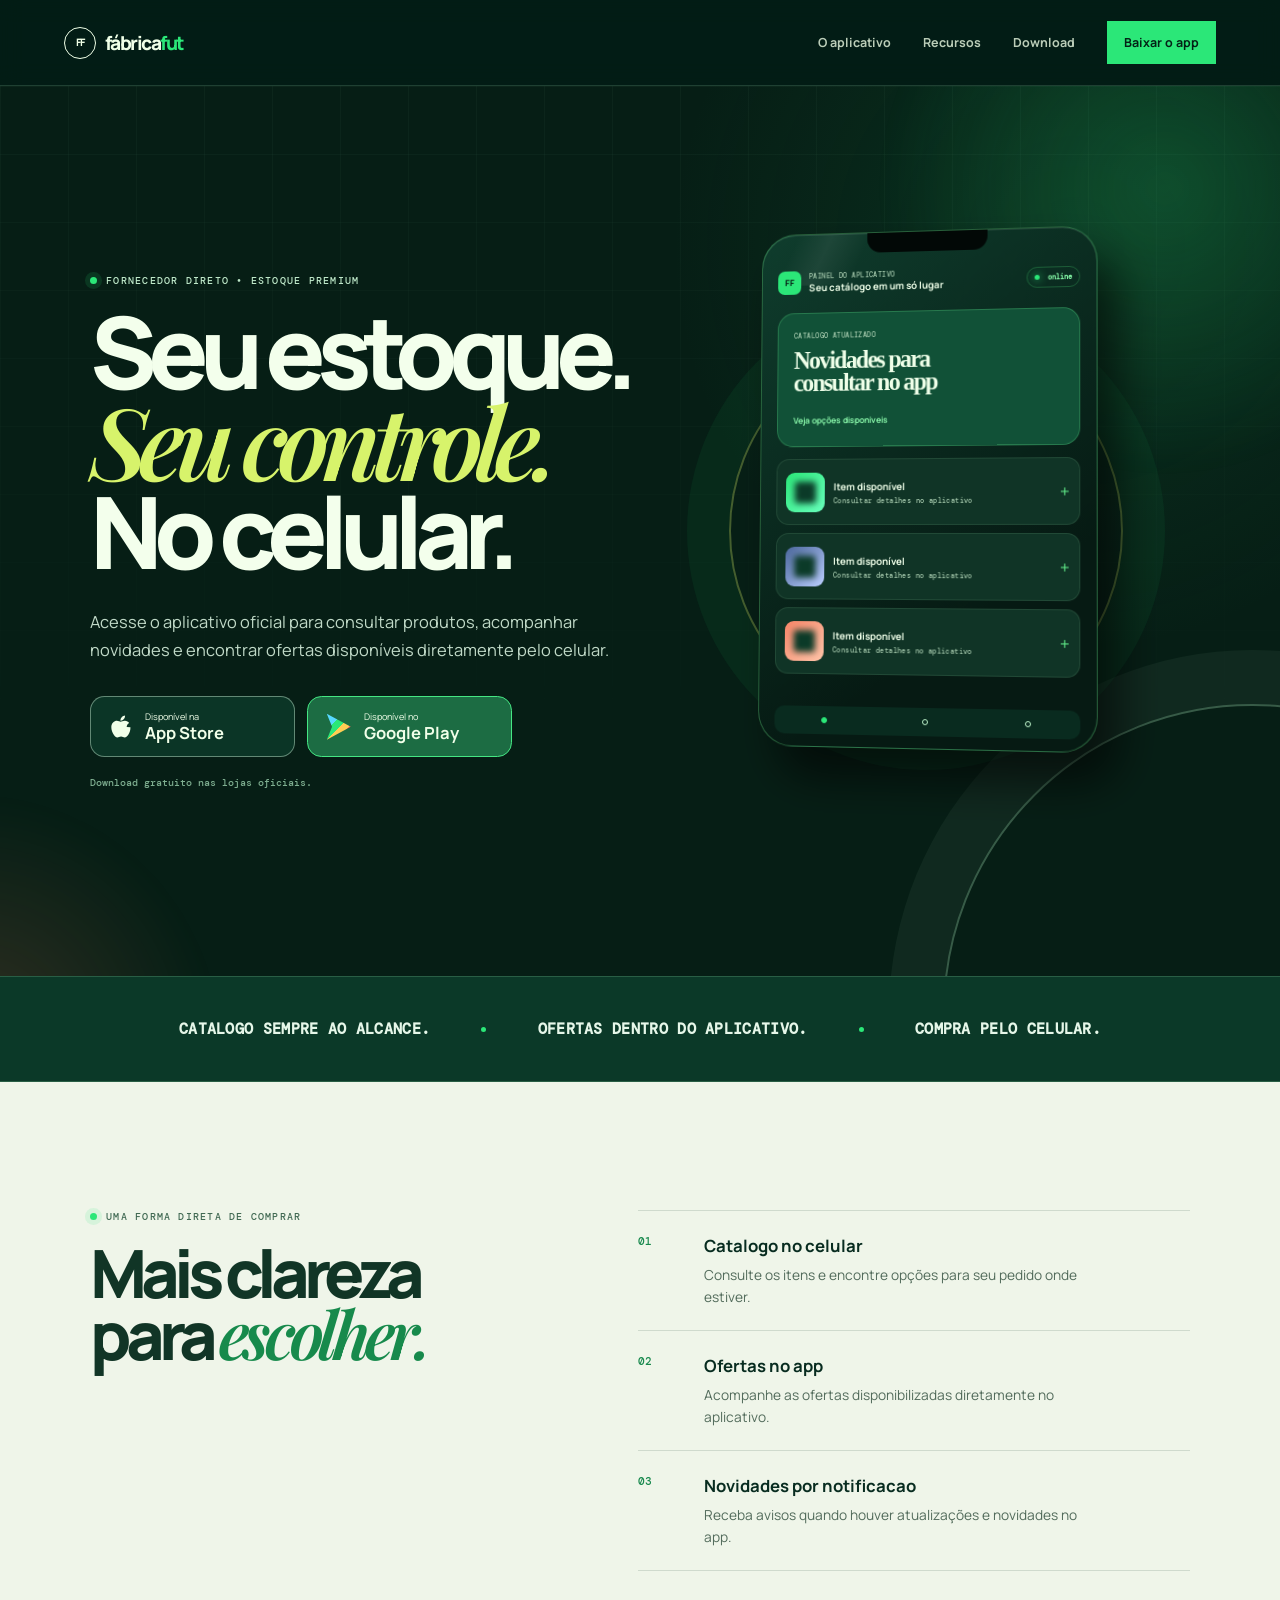
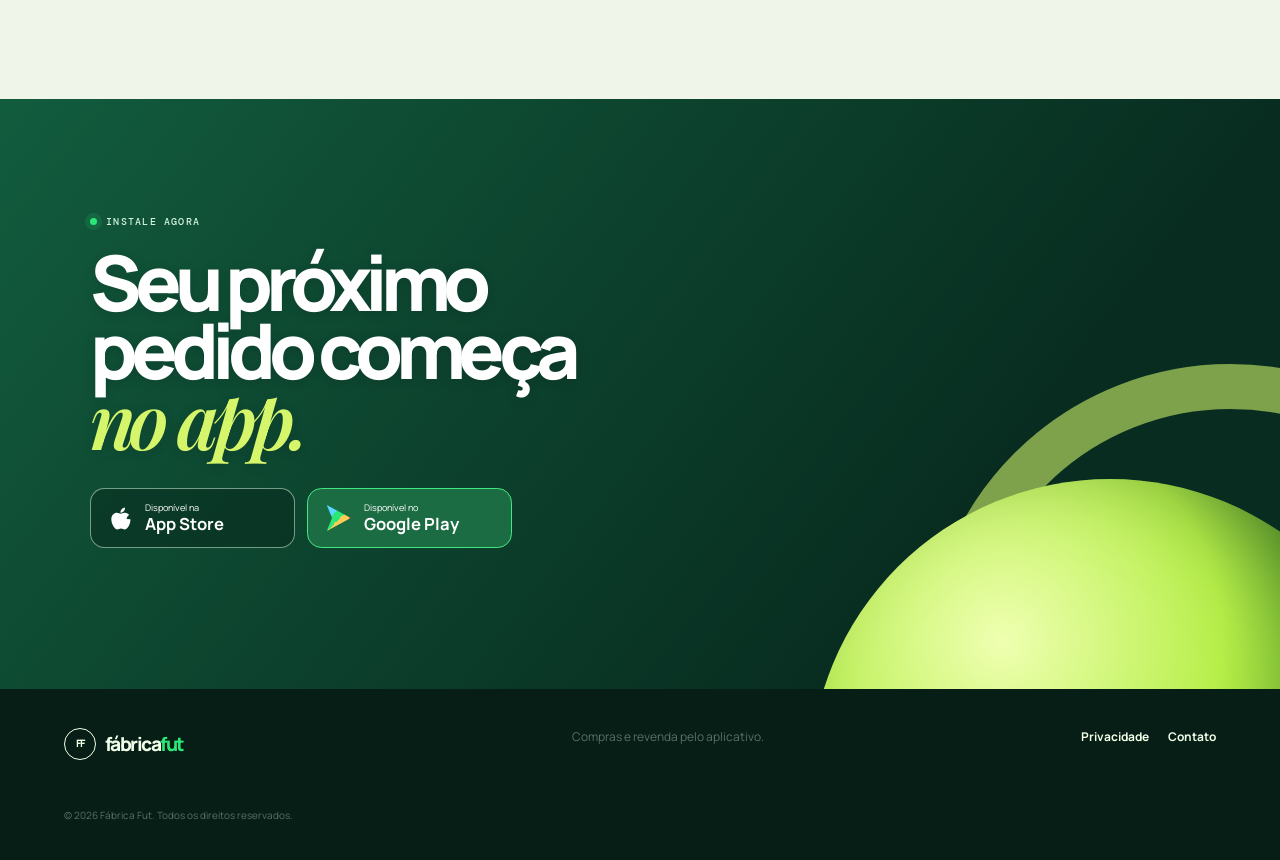
<file: index.html>
<!doctype html>
<html lang="pt-BR">
  <head>
    <meta charset="UTF-8" />
    <meta name="viewport" content="width=device-width, initial-scale=1.0" />
    <meta name="description" content="Acesse o aplicativo oficial e consulte produtos, ofertas e novidades pelo celular." />
    <title>F&aacute;brica Fut | O estoque da sua loja na palma da m&atilde;o</title>
    <link rel="preconnect" href="https://fonts.googleapis.com" />
    <link rel="preconnect" href="https://fonts.gstatic.com" crossorigin />
    <link href="https://fonts.googleapis.com/css2?family=DM+Mono:wght@400;500&amp;family=Manrope:wght@400;500;600;700;800&amp;family=Playfair+Display:ital,wght@0,600;0,700;1,600&amp;display=swap" rel="stylesheet" />
    <link rel="stylesheet" href="style.css" />
    <link rel="stylesheet" href="ajustes.css" />
    <link rel="stylesheet" href="app.css" />
    <link rel="stylesheet" href="escala.css" />
    <link rel="stylesheet" href="futebol-sutil.css" />
    <link rel="stylesheet" href="apple-fix.css" /><link rel="stylesheet" href="fabrica-polimento.css" />
    <link rel="stylesheet" href="dashboard.css" />
  </head>
  <body class="app-site">
    <a class="skip-link" href="#conteudo">Pular para o conte&uacute;do</a>
    <header class="topo app-topo">
      <a class="marca" href="#inicio" aria-label="F&aacute;brica Fut, in&iacute;cio"><span class="marca-selo">FF</span><span>f&aacute;brica<span>fut</span></span></a>
      <button class="menu-botao" type="button" aria-expanded="false" aria-controls="menu-principal"><span></span><span></span><span></span><b>Menu</b></button>
      <nav id="menu-principal" aria-label="Navega&ccedil;&atilde;o principal"><a href="#app">O aplicativo</a><a href="#recursos">Recursos</a><a href="#baixar">Download</a><a class="nav-cta" href="#baixar">Baixar o app</a></nav>
    </header>
    <main id="conteudo">
      <section class="app-hero" id="inicio">
        <div class="hero-luz luz-um"></div><div class="hero-luz luz-dois"></div>
        <div class="app-hero-copy">
          <p class="app-eyebrow"><span></span> Fornecedor direto &bull; estoque Premium</p>
          <h1>Seu estoque.<br /><em>Seu controle.</em><br />No celular.</h1>
          <p class="app-intro">Acesse o aplicativo oficial para consultar produtos, acompanhar novidades e encontrar ofertas dispon&iacute;veis diretamente pelo celular.</p>
          <div class="store-links" id="baixar">
            <a class="store-button" href="https://apps.apple.com/br/app/atkfut/id6754094628" target="_blank" rel="noopener noreferrer"><svg class="apple-logo" viewBox="0 0 384 512" aria-hidden="true"><path fill="currentColor" d="M318.7 268.7c-.2-36.7 16.4-64.4 50-84.8-18.8-26.9-47.2-41.7-84.7-44.6-35.5-2.8-74.3 20.7-88.5 20.7-15 0-49.4-19.7-76.4-19.7C63.3 141.2 4 184.8 4 273.5c0 26.2 4.8 53.3 14.5 81.2 12.9 36.7 59.4 126.7 108 125.2 25.4-.6 43.4-18 76.5-18 32.1 0 48.7 18 77 18 49 0 91.1-86.7 103.4-123.5 8.8-26.6 12.3-53.7 12.3-80.3 0-2.2-.1-4.3-.2-6.4zM260.9 104.5c27.3-32.4 24.8-61.9 24-72.5-24.1 1.4-52 16.4-67.9 34.9-17.5 19.8-27.8 44.3-25.6 71.9 26.1 2 49.7-11.4 69.5-34.3z"/></svg><span><small>Dispon&iacute;vel na</small><b>App Store</b></span></a>
            <a class="store-button play" href="https://play.google.com/store/apps/details?id=com.foxappy.atkfut" target="_blank" rel="noopener noreferrer"><span class="store-mark play-mark" aria-hidden="true"></span><span><small>Dispon&iacute;vel no</small><b>Google Play</b></span></a>
          </div>
          <p class="app-note">Download gratuito nas lojas oficiais.</p>
        </div>
        <div class="app-stage" aria-label="Visualiza&ccedil;&atilde;o conceitual do aplicativo F&aacute;brica Fut">
          <div class="orb orb-lime"></div><div class="orb orb-coral"></div><div class="grid-plane"></div>
          <div class="float-card card-estoque"><small>SEU PEDIDO</small><strong>Pronto para<br />conferir</strong><i></i></div>
          <div class="float-card card-aviso"><span class="dot"></span><small>NOVIDADES</small><strong>Ofertas no app</strong></div>
          <div class="phone-wrap">
            <div class="phone-shadow"></div>
            <div class="phone">
              <div class="phone-speaker"></div>
              <div class="phone-screen">
                <div class="screen-top"><span class="mini-logo">FF</span><span>Ol&aacute;, visitante</span><i></i></div>
                <p class="screen-label">CATALOGO DIGITAL</p><h2>Escolhas para<br />sua loja.</h2>
                <div class="screen-feature"><div class="feature-shirt"></div><div><small>SELECAO DA SEMANA</small><b>Veja o que chegou</b><span>Consultar no app</span></div></div>
                <div class="screen-row"><div><small>PRODUTOS</small><b>Catalogo atualizado</b></div><em>+</em></div>
                <div class="screen-row"><div><small>NOTIFICACOES</small><b>Novidades no celular</b></div><em>+</em></div>
                <div class="screen-tab"><span></span><span></span><span></span></div>
              </div>
            </div>
          </div>
        </div>
      </section>
      <section class="app-strip" id="app"><p>Catalogo sempre ao alcance.</p><span></span><p>Ofertas dentro do aplicativo.</p><span></span><p>Compra pelo celular.</p></section>
      <section class="app-features" id="recursos">
        <div><p class="app-eyebrow"><span></span> uma forma direta de comprar</p><h2>Mais clareza<br />para <em>escolher.</em></h2></div>
        <div class="feature-list"><article><b>01</b><div><h3>Catalogo no celular</h3><p>Consulte os itens e encontre op&ccedil;&otilde;es para seu pedido onde estiver.</p></div></article><article><b>02</b><div><h3>Ofertas no app</h3><p>Acompanhe as ofertas disponibilizadas diretamente no aplicativo.</p></div></article><article><b>03</b><div><h3>Novidades por notificacao</h3><p>Receba avisos quando houver atualiza&ccedil;&otilde;es e novidades no app.</p></div></article></div>
      </section>
      <section class="app-final"><div class="final-orb"></div><p class="app-eyebrow"><span></span> instale agora</p><h2>Seu pr&oacute;ximo<br />pedido come&ccedil;a<br /><em>no app.</em></h2><div class="store-links"><a class="store-button" href="https://apps.apple.com/br/app/atkfut/id6754094628" target="_blank" rel="noopener noreferrer"><svg class="apple-logo" viewBox="0 0 384 512" aria-hidden="true"><path fill="currentColor" d="M318.7 268.7c-.2-36.7 16.4-64.4 50-84.8-18.8-26.9-47.2-41.7-84.7-44.6-35.5-2.8-74.3 20.7-88.5 20.7-15 0-49.4-19.7-76.4-19.7C63.3 141.2 4 184.8 4 273.5c0 26.2 4.8 53.3 14.5 81.2 12.9 36.7 59.4 126.7 108 125.2 25.4-.6 43.4-18 76.5-18 32.1 0 48.7 18 77 18 49 0 91.1-86.7 103.4-123.5 8.8-26.6 12.3-53.7 12.3-80.3 0-2.2-.1-4.3-.2-6.4zM260.9 104.5c27.3-32.4 24.8-61.9 24-72.5-24.1 1.4-52 16.4-67.9 34.9-17.5 19.8-27.8 44.3-25.6 71.9 26.1 2 49.7-11.4 69.5-34.3z"/></svg><span><small>Dispon&iacute;vel na</small><b>App Store</b></span></a><a class="store-button play" href="https://play.google.com/store/apps/details?id=com.foxappy.atkfut" target="_blank" rel="noopener noreferrer"><span class="store-mark play-mark" aria-hidden="true"></span><span><small>Dispon&iacute;vel no</small><b>Google Play</b></span></a></div></section>
    </main>
    <footer><a class="marca" href="#inicio"><span class="marca-selo">FF</span><span>f&aacute;brica<span>fut</span></span></a><p>Compras e revenda pelo aplicativo.</p><div><a href="politica-de-privacidade.html">Privacidade</a><a href="mailto:contato@fabricafut.com">Contato</a></div><small>&copy; <span id="ano"></span> F&aacute;brica Fut. Todos os direitos reservados.</small></footer>
    <script>document.getElementById('ano').textContent = new Date().getFullYear();const b=document.querySelector('.menu-botao'),n=document.querySelector('nav');b.addEventListener('click',()=>{const a=b.getAttribute('aria-expanded')==='true';b.setAttribute('aria-expanded',!a);n.classList.toggle('aberto')});</script>
  <script src="dashboard.js"></script></body>
</html>
</file>
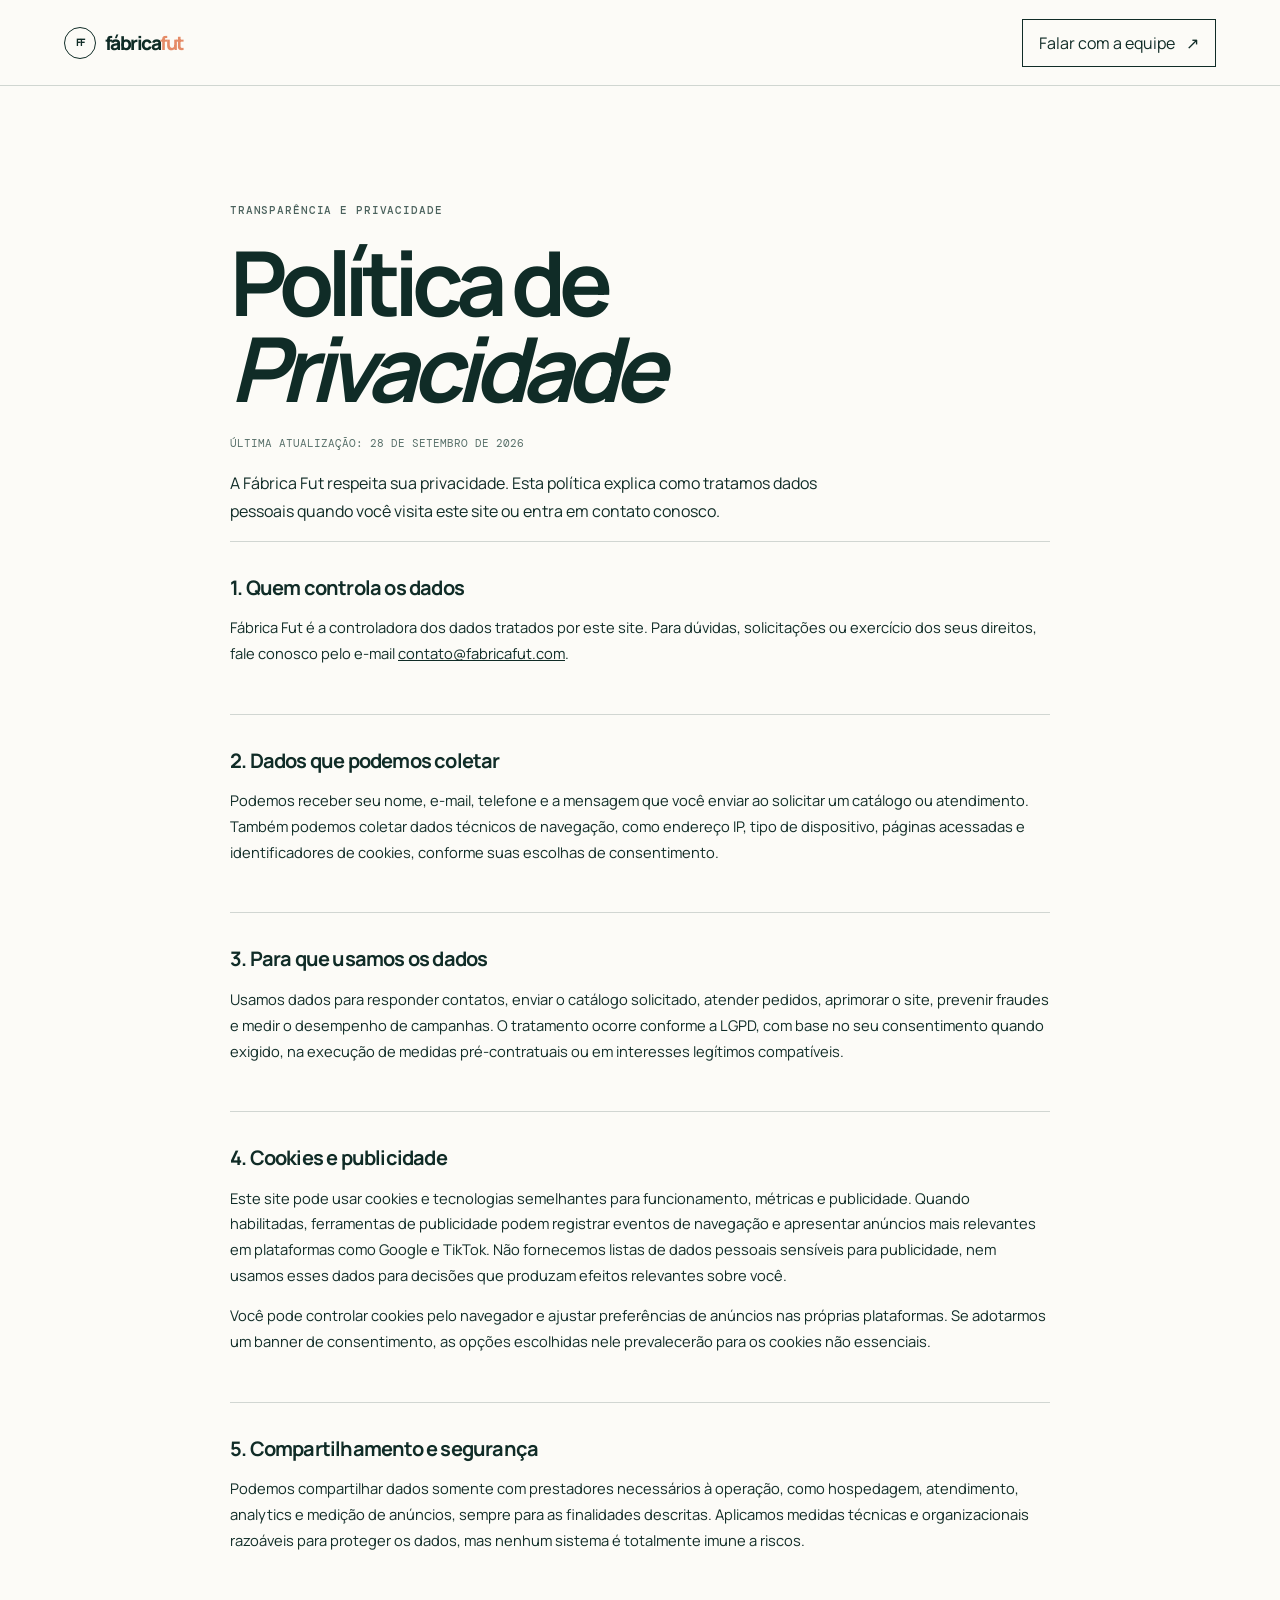
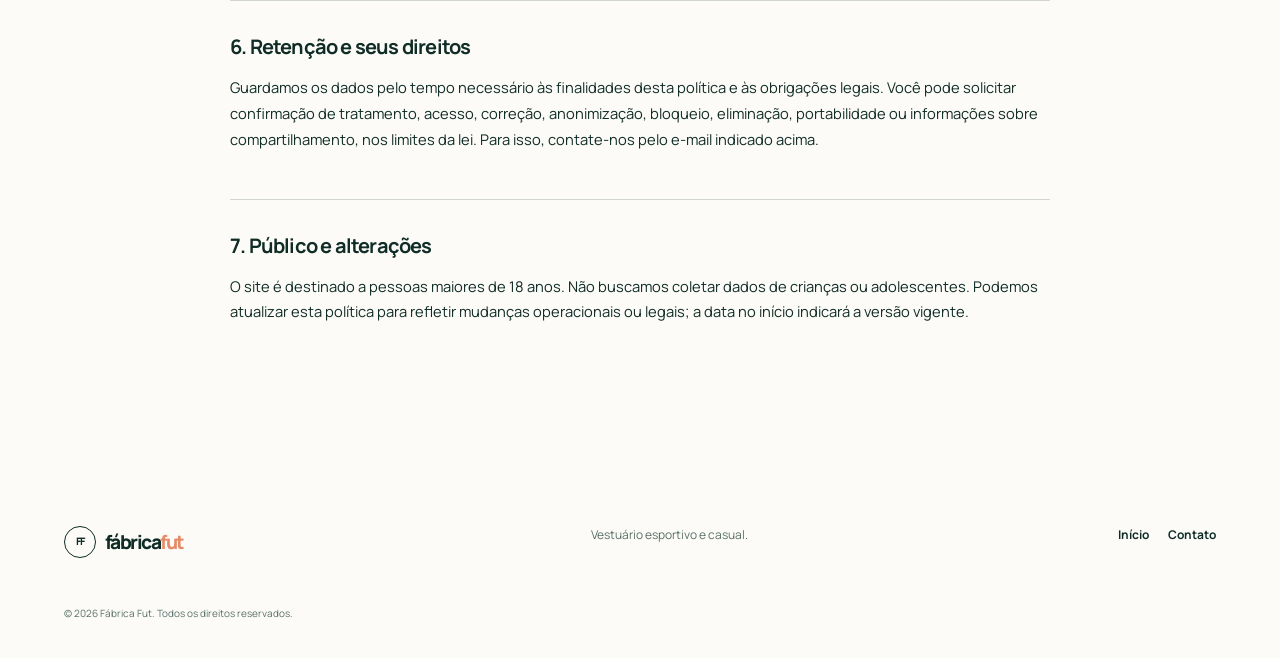
<file: politica-de-privacidade.html>
<!doctype html>
<html lang="pt-BR"><head><meta charset="UTF-8" /><meta name="viewport" content="width=device-width, initial-scale=1.0" /><meta name="description" content="Política de Privacidade da Fábrica Fut." /><title>Política de Privacidade — Fábrica Fut</title><link rel="preconnect" href="https://fonts.googleapis.com" /><link rel="preconnect" href="https://fonts.gstatic.com" crossorigin /><link href="https://fonts.googleapis.com/css2?family=DM+Mono:wght@400;500&family=Manrope:wght@400;500;600;700;800&family=Playfair+Display:ital,wght@0,600;0,700;1,600&display=swap" rel="stylesheet" /><link rel="stylesheet" href="style.css" /><style>.politica{max-width:860px;margin:0 auto;padding:clamp(4rem,9vw,8rem) 1.25rem}.politica h1{font-size:clamp(3rem,7vw,6rem);letter-spacing:-.08em;line-height:.95;margin:0 0 1.5rem}.politica>p{line-height:1.75;max-width:650px}.politica section{border-top:1px solid var(--line);padding:2rem 0}.politica h2{font-size:1.25rem;letter-spacing:-.04em;margin:0 0 .75rem}.politica li,.politica section p{font-size:.92rem;line-height:1.75}.politica a{text-decoration:underline}.politica .atualizacao{font-family:"DM Mono";font-size:.68rem;text-transform:uppercase;color:#58706a}</style></head><body><header class="topo"><a class="marca" href="index.html" aria-label="Voltar para Fábrica Fut"><span class="marca-selo">FF</span><span>fábrica<span>fut</span></span></a><a class="nav-cta" href="index.html#atendimento">Falar com a equipe <i>↗</i></a></header><main class="politica"><p class="rotulo">Transparência e privacidade</p><h1>Política de<br /><em>Privacidade</em></h1><p class="atualizacao">Última atualização: 28 de setembro de 2026</p><p>A Fábrica Fut respeita sua privacidade. Esta política explica como tratamos dados pessoais quando você visita este site ou entra em contato conosco.</p><section><h2>1. Quem controla os dados</h2><p>Fábrica Fut é a controladora dos dados tratados por este site. Para dúvidas, solicitações ou exercício dos seus direitos, fale conosco pelo e-mail <a href="mailto:contato@fabricafut.com">contato@fabricafut.com</a>.</p></section><section><h2>2. Dados que podemos coletar</h2><p>Podemos receber seu nome, e-mail, telefone e a mensagem que você enviar ao solicitar um catálogo ou atendimento. Também podemos coletar dados técnicos de navegação, como endereço IP, tipo de dispositivo, páginas acessadas e identificadores de cookies, conforme suas escolhas de consentimento.</p></section><section><h2>3. Para que usamos os dados</h2><p>Usamos dados para responder contatos, enviar o catálogo solicitado, atender pedidos, aprimorar o site, prevenir fraudes e medir o desempenho de campanhas. O tratamento ocorre conforme a LGPD, com base no seu consentimento quando exigido, na execução de medidas pré-contratuais ou em interesses legítimos compatíveis.</p></section><section><h2>4. Cookies e publicidade</h2><p>Este site pode usar cookies e tecnologias semelhantes para funcionamento, métricas e publicidade. Quando habilitadas, ferramentas de publicidade podem registrar eventos de navegação e apresentar anúncios mais relevantes em plataformas como Google e TikTok. Não fornecemos listas de dados pessoais sensíveis para publicidade, nem usamos esses dados para decisões que produzam efeitos relevantes sobre você.</p><p>Você pode controlar cookies pelo navegador e ajustar preferências de anúncios nas próprias plataformas. Se adotarmos um banner de consentimento, as opções escolhidas nele prevalecerão para os cookies não essenciais.</p></section><section><h2>5. Compartilhamento e segurança</h2><p>Podemos compartilhar dados somente com prestadores necessários à operação, como hospedagem, atendimento, analytics e medição de anúncios, sempre para as finalidades descritas. Aplicamos medidas técnicas e organizacionais razoáveis para proteger os dados, mas nenhum sistema é totalmente imune a riscos.</p></section><section><h2>6. Retenção e seus direitos</h2><p>Guardamos os dados pelo tempo necessário às finalidades desta política e às obrigações legais. Você pode solicitar confirmação de tratamento, acesso, correção, anonimização, bloqueio, eliminação, portabilidade ou informações sobre compartilhamento, nos limites da lei. Para isso, contate-nos pelo e-mail indicado acima.</p></section><section><h2>7. Público e alterações</h2><p>O site é destinado a pessoas maiores de 18 anos. Não buscamos coletar dados de crianças ou adolescentes. Podemos atualizar esta política para refletir mudanças operacionais ou legais; a data no início indicará a versão vigente.</p></section></main><footer><a class="marca" href="index.html"><span class="marca-selo">FF</span><span>fábrica<span>fut</span></span></a><p>Vestuário esportivo e casual.</p><div><a href="index.html">Início</a><a href="mailto:contato@fabricafut.com">Contato</a></div><small>© 2026 Fábrica Fut. Todos os direitos reservados.</small></footer></body></html>
</file>
<file: style.css>
﻿:root{--ink:#102c27;--leaf:#1c5047;--lime:#d4ea64;--sand:#f3f0e7;--paper:#fcfbf7;--coral:#e58b67;--line:rgba(16,44,39,.18)}*{box-sizing:border-box}html{scroll-behavior:smooth}body{margin:0;color:var(--ink);background:var(--paper);font-family:Manrope,Arial,sans-serif}a{color:inherit;text-decoration:none}.skip-link{position:fixed;left:1rem;top:-4rem;background:var(--lime);padding:.75rem;z-index:99}.skip-link:focus{top:1rem}.topo{height:86px;display:flex;align-items:center;justify-content:space-between;padding:0 clamp(1.25rem,5vw,5.5rem);border-bottom:1px solid var(--line);background:rgba(252,251,247,.94);position:sticky;top:0;z-index:10;backdrop-filter:blur(12px)}.marca{display:flex;align-items:center;gap:.55rem;font-size:1.2rem;font-weight:800;letter-spacing:-.08em}.marca>span:last-child>span{color:var(--coral)}.marca-selo{width:32px;height:32px;display:grid;place-items:center;border:1.5px solid currentColor;border-radius:50%;font-family:"DM Mono";font-size:.59rem;letter-spacing:-.08em}.topo nav{display:flex;align-items:center;gap:2rem;font-size:.78rem;font-weight:700}.topo nav>a:not(.nav-cta){opacity:.72}.topo nav>a:hover,.card a:hover{opacity:.55}.nav-cta{border:1px solid var(--ink);padding:.75rem 1rem}.nav-cta i{font-style:normal;margin-left:.5rem}.menu-botao{display:none}.hero{display:grid;grid-template-columns:1fr 1fr;min-height:620px}.hero-intro{padding:clamp(4rem,10vw,9rem) clamp(1.25rem,7vw,8rem);display:flex;flex-direction:column;justify-content:center}.rotulo{font-family:"DM Mono";text-transform:uppercase;letter-spacing:.08em;font-size:.68rem;font-weight:500;margin:0 0 1.2rem;color:#4b625d}.hero h1,.secao-cabecalho h2,.processo h2,.atendimento h2{font-size:clamp(3.1rem,6.2vw,6.4rem);line-height:.92;letter-spacing:-.075em;margin:0;font-weight:800}.hero h1 em,h2 em{font-family:"Playfair Display";font-weight:600;letter-spacing:-.08em}.hero-texto{max-width:430px;line-height:1.65;font-size:.96rem;margin:2rem 0}.hero-acoes{display:flex;align-items:center;gap:1.7rem;flex-wrap:wrap}.botao{display:inline-flex;align-items:center;gap:2.5rem;padding:1rem 1.15rem;font-size:.76rem;font-weight:800;text-transform:uppercase;letter-spacing:.04em}.botao span{font-size:1.3rem}.botao-escuro{background:var(--ink);color:white}.link-seta{font-size:.78rem;font-weight:800;border-bottom:1px solid var(--ink);padding-bottom:.35rem}.link-seta span{margin-left:.7rem}.hero-arte{position:relative;overflow:hidden;background:var(--coral);isolation:isolate;min-height:460px}.numero-grande{font-family:"DM Mono";position:absolute;right:6%;top:4%;font-size:clamp(10rem,26vw,23rem);font-weight:500;letter-spacing:-.16em;line-height:.8;color:var(--ink);z-index:1}.circulo{position:absolute;border:2px solid var(--ink);border-radius:50%}.circulo-um{width:58%;aspect-ratio:1;left:13%;top:21%;background:var(--lime);z-index:2}.circulo-dois{width:80%;aspect-ratio:1;right:-29%;bottom:-30%;z-index:3}.faixa{position:absolute;background:var(--ink);z-index:4}.faixa-um{width:150%;height:9%;left:-30%;top:48%;transform:rotate(-27deg)}.faixa-dois{width:75%;height:3.2%;right:-7%;top:70%;background:var(--paper);transform:rotate(-27deg)}.hero-arte p{position:absolute;z-index:5;left:11%;bottom:8%;font-family:"DM Mono";font-size:.7rem;line-height:1.25}.selo-arte{position:absolute;right:14%;bottom:13%;z-index:5;width:76px;aspect-ratio:1;background:var(--ink);color:var(--lime);border-radius:50%;display:grid;place-content:center;text-align:center;font-family:"DM Mono";font-size:.6rem;text-transform:uppercase}.faixa-manifesto{background:var(--ink);color:var(--sand);min-height:100px;display:flex;gap:clamp(1rem,3vw,3rem);align-items:center;justify-content:center;padding:1rem 2rem;text-align:center;font-family:"Playfair Display";font-size:clamp(1rem,1.7vw,1.35rem);font-style:italic}.faixa-manifesto span{color:var(--lime);font-style:normal}.colecao,.processo{padding:clamp(4.5rem,10vw,9rem) clamp(1.25rem,7vw,8rem)}.secao-cabecalho{display:grid;grid-template-columns:1.3fr .7fr;gap:4rem;align-items:end;margin-bottom:4rem}.secao-cabecalho h2{font-size:clamp(2.8rem,5.4vw,5.5rem)}.secao-cabecalho>p{font-size:.9rem;line-height:1.7;max-width:370px;margin:0 0 .5rem}.cards-colecao{display:grid;grid-template-columns:repeat(3,1fr);gap:1.2rem}.card{min-width:0}.card-ilustracao{height:330px;position:relative;overflow:hidden;margin-bottom:1.1rem}.card p{font-family:"DM Mono";font-size:.62rem;color:#58706b;text-transform:uppercase;margin:0 0 .55rem}.card h3{font-size:1.1rem;letter-spacing:-.04em;margin:0 0 .9rem}.card a{font-size:.72rem;font-weight:800;text-transform:uppercase;border-bottom:1px solid;padding-bottom:.25rem}.card a span{margin-left:.55rem}.card-campo .card-ilustracao{background:var(--lime);display:grid;place-items:center}.camisa{width:47%;height:59%;background:var(--ink);color:var(--sand);display:grid;place-items:center;font-family:"Playfair Display";font-size:4rem;font-style:italic;position:relative}.camisa:before,.camisa:after{content:"";position:absolute;width:42%;height:28%;background:var(--ink);top:5%}.camisa:before{left:-32%;transform:skewY(28deg)}.camisa:after{right:-32%;transform:skewY(-28deg)}.card-cidade .card-ilustracao{background:var(--sand)}.linha{position:absolute;width:150%;height:18%;background:var(--coral);transform:rotate(-32deg)}.linha-a{top:6%;left:-38%}.linha-b{top:40%;left:-10%;background:var(--ink)}.linha-c{top:73%;left:26%;background:var(--lime)}.card-time .card-ilustracao{background:var(--leaf);color:var(--lime)}.card-time .card-ilustracao>span{position:absolute;left:10%;top:5%;font-family:"Playfair Display";font-size:11rem;font-style:italic;letter-spacing:-.2em}.card-time small{position:absolute;bottom:10%;right:9%;font-family:"DM Mono";font-size:.72rem}.processo{background:var(--sand);display:grid;grid-template-columns:.9fr 1.1fr;gap:5rem}.processo h2{font-size:clamp(2.7rem,4.7vw,4.6rem)}.processo ol{list-style:none;margin:0;padding:0;border-top:1px solid var(--line)}.processo li{display:grid;grid-template-columns:70px 1fr;gap:1rem;padding:1.5rem 0;border-bottom:1px solid var(--line)}.processo li>span{font-family:"DM Mono";font-size:.72rem;color:var(--coral)}.processo h3{margin:0 0 .45rem;font-size:1rem}.processo li p{margin:0;line-height:1.6;font-size:.84rem;max-width:400px}.atendimento{display:grid;grid-template-columns:1fr 1fr;background:var(--leaf);color:var(--paper)}.atendimento-arte{min-height:530px;position:relative;overflow:hidden;background:var(--lime);color:var(--ink)}.atendimento-arte>span{font-family:"Playfair Display";font-style:italic;font-size:clamp(15rem,29vw,27rem);line-height:.65;position:absolute;letter-spacing:-.3em}.atendimento-arte>span:first-child{left:0;top:7%}.atendimento-arte>span:nth-child(2){right:-7%;bottom:2%;color:var(--coral)}.atendimento-arte i{position:absolute;width:44%;aspect-ratio:1;border-radius:50%;border:2px solid var(--ink);left:34%;top:30%}.atendimento-arte p{position:absolute;bottom:6%;left:8%;font-family:"DM Mono";font-size:.7rem}.atendimento-conteudo{padding:clamp(4rem,9vw,8rem);display:flex;align-items:flex-start;justify-content:center;flex-direction:column}.atendimento .rotulo{color:#d5e6dc}.atendimento h2{font-size:clamp(2.7rem,4.6vw,4.7rem)}.atendimento-conteudo>p:not(.rotulo){font-size:.9rem;line-height:1.7;max-width:430px;margin:2rem 0}.botao-claro{background:var(--paper);color:var(--ink)}.atendimento small{font-size:.68rem;line-height:1.5;opacity:.8;margin-top:1.4rem}.atendimento small a{text-decoration:underline}footer{padding:2.4rem clamp(1.25rem,5vw,5.5rem);display:grid;grid-template-columns:1fr 1fr auto;gap:1.5rem;align-items:start;font-size:.75rem}footer>p{margin:0;color:#59706a}footer>div{display:flex;gap:1.2rem;font-weight:700}footer small{grid-column:1/-1;color:#59706a;margin-top:1.5rem}@media(max-width:760px){.topo{height:72px}.menu-botao{display:flex;align-items:center;gap:3px;border:0;background:transparent;padding:.5rem 0;font:700 .66rem Manrope;text-transform:uppercase}.menu-botao span{width:3px;height:3px;background:var(--ink);border-radius:50%}.menu-botao b{margin-left:.45rem}.topo nav{display:none;position:absolute;top:71px;left:0;right:0;background:var(--paper);padding:1.4rem 1.25rem;box-shadow:0 10px 20px #102c2712;flex-direction:column;align-items:flex-start;gap:1.3rem}.topo nav.aberto{display:flex}.hero,.atendimento,.processo{grid-template-columns:1fr}.hero-intro{min-height:490px;padding:4.5rem 1.25rem}.hero-arte{min-height:410px}.faixa-manifesto{justify-content:flex-start;overflow:hidden;white-space:nowrap}.faixa-manifesto p:last-child,.faixa-manifesto span:nth-of-type(2){display:none}.colecao,.processo{padding:4.6rem 1.25rem}.secao-cabecalho{grid-template-columns:1fr;gap:1.5rem;margin-bottom:2.7rem}.cards-colecao{grid-template-columns:1fr;gap:2.5rem}.card-ilustracao{height:300px}.processo{gap:3rem}.atendimento-arte{min-height:360px}.atendimento-conteudo{padding:4.5rem 1.25rem}footer{grid-template-columns:1fr 1fr}footer>p{display:none}footer>div{justify-self:end}.hero h1{font-size:clamp(3.5rem,15vw,5.5rem)}}
</file>
<file: ajustes.css>
/* Ajustes de produção: imagem de produtos e tipografia de contingência. */
.hero-arte {
  background-color: var(--sand);
  background-image: linear-gradient(90deg, rgba(16, 44, 39, .06), transparent 45%), url("assets/hero-vendas.png");
  background-position: center;
  background-size: cover;
}

.hero-arte > * { display: none; }

.faixa-manifesto span {
  width: 5px;
  height: 5px;
  flex: 0 0 5px;
  border-radius: 50%;
  background: var(--lime);
}

/* Mantém a leitura consistente mesmo enquanto as fontes externas carregam. */
body { font-family: Manrope, Arial, Helvetica, sans-serif; }

.atendimento small.aviso-resultados {
  max-width: 430px;
  margin-top: 1.35rem;
  color: var(--lime);
  opacity: .95;
}

@media (max-width: 760px) {
  .hero-arte { min-height: 440px; background-position: 52% center; }
}
</file>
<file: app.css>
:root{--app-bg:#031d15;--app-panel:#0a2d21;--app-line:rgba(180,255,207,.16);--app-green:#2be778;--app-mint:#d8ffdd}.app-site{background:var(--app-bg);color:#f1ffe9}.app-site .topo{background:rgba(3,29,21,.86);color:#efffe7;border-color:var(--app-line)}.app-site .marca>span:last-child>span{color:var(--app-green)}.app-site .nav-cta{border-color:var(--app-green);background:var(--app-green);color:#042216}.app-site .topo nav>a:not(.nav-cta){opacity:.78}.app-hero{min-height:calc(100vh - 86px);position:relative;overflow:hidden;display:grid;grid-template-columns:1.04fr .96fr;padding:clamp(4rem,8vw,8rem) clamp(1.25rem,7vw,8rem);isolation:isolate}.app-hero:before{content:"";position:absolute;inset:0;background-image:linear-gradient(var(--app-line) 1px,transparent 1px),linear-gradient(90deg,var(--app-line) 1px,transparent 1px);background-size:68px 68px;mask-image:linear-gradient(to bottom,black,transparent 78%);opacity:.32;z-index:-2}.hero-luz{position:absolute;border-radius:50%;filter:blur(10px);z-index:-1}.luz-um{width:46vw;aspect-ratio:1;right:-14vw;top:-15vw;background:radial-gradient(circle,rgba(43,231,120,.19),transparent 68%)}.luz-dois{width:40vw;aspect-ratio:1;left:-22vw;bottom:-25vw;background:radial-gradient(circle,rgba(255,133,95,.17),transparent 67%)}.app-hero-copy{align-self:center;max-width:670px}.app-eyebrow{font:500 .64rem "DM Mono",monospace;text-transform:uppercase;letter-spacing:.12em;color:#b6d9bc;margin:0 0 1.25rem;display:flex;align-items:center;gap:.6rem}.app-eyebrow span{display:inline-block;width:7px;height:7px;border-radius:50%;background:var(--app-green);box-shadow:0 0 0 5px #2be77820}.app-hero h1,.app-features h2,.app-final h2{font-size:clamp(3.4rem,6.7vw,6.7rem);letter-spacing:-.09em;line-height:.89;margin:0;font-weight:800}.app-hero h1 em,.app-features h2 em,.app-final h2 em{font-family:"Playfair Display",serif;font-weight:600;color:var(--app-green)}.app-intro{max-width:530px;line-height:1.7;color:#b9d1c0;font-size:clamp(.9rem,1.2vw,1rem);margin:2rem 0}.store-links{display:flex;gap:.8rem;flex-wrap:wrap}.store-button{min-width:178px;display:flex;align-items:center;gap:.8rem;padding:.75rem 1rem;border:1px solid #bbd4c1;border-radius:.9rem;transition:transform .25s,background .25s,border-color .25s}.store-button:hover{transform:translateY(-4px);background:#103e2e;border-color:var(--app-green)}.store-button small{display:block;font-size:.57rem;line-height:1.2}.store-button b{display:block;font-size:1.04rem;line-height:1.15}.store-mark{width:24px;height:28px;flex:0 0 24px;position:relative}.apple-mark:before{content:"";position:absolute;width:21px;height:22px;left:1px;top:5px;border-radius:45% 45% 42% 42%;background:currentColor;clip-path:polygon(50% 0,76% 10%,91% 38%,84% 73%,67% 100%,33% 100%,16% 73%,9% 38%,24% 10%)}.apple-mark:after{content:"";position:absolute;width:9px;height:8px;left:14px;top:0;background:currentColor;border-radius:100% 0;transform:rotate(-36deg)}.play-mark:before{content:"";position:absolute;inset:1px 0;background:linear-gradient(135deg,#57d9ff 0 31%,#2be778 31% 52%,#ffcd54 52% 70%,#ff675c 70%);clip-path:polygon(0 0,100% 50%,0 100%,22% 50%)}.app-note{font:500 .62rem "DM Mono";color:#7eae90;margin:1.15rem 0 0}.app-stage{position:relative;min-height:600px;perspective:1200px}.grid-plane{width:470px;height:340px;position:absolute;left:50%;bottom:-25px;transform:translateX(-50%) rotateX(62deg) rotateZ(-27deg);background:linear-gradient(90deg,#2be77825 1px,transparent 1px),linear-gradient(#2be77825 1px,transparent 1px);background-size:28px 28px;mask-image:radial-gradient(closest-side,black,transparent)}.orb{position:absolute;border-radius:50%;filter:blur(.3px);animation:float 8s ease-in-out infinite}.orb-lime{width:105px;aspect-ratio:1;right:10%;top:14%;background:radial-gradient(circle at 28% 25%,#efffb1,#b4ef40 45%,#52880f);box-shadow:inset -18px -18px 25px #386d1466,0 25px 50px #0008}.orb-coral{width:59px;aspect-ratio:1;left:9%;bottom:26%;background:radial-gradient(circle at 30% 23%,#ffdac5,#ff8b69 45%,#8e2d1a);box-shadow:inset -12px -12px 20px #76200b66,0 20px 35px #0007;animation-delay:-2s}.phone-wrap{position:absolute;width:min(320px,72%);height:610px;left:50%;top:4%;transform:translateX(-50%) rotateY(-10deg) rotateX(3deg);animation:phone-drift 7s ease-in-out infinite}.phone-shadow{position:absolute;inset:4% -7% -2%;background:#000a;border-radius:46px;transform:translateZ(-20px);filter:blur(20px)}.phone{position:absolute;inset:0;padding:10px;background:linear-gradient(135deg,#558174,#07140f 35%,#1b4a3c);border-radius:43px;box-shadow:16px 28px 40px #0009,inset 1px 1px 1px #c9fff244}.phone:before{content:"";position:absolute;inset:3px;border-radius:40px;background:#06120e}.phone-speaker{position:absolute;width:39%;height:22px;background:#020805;border-radius:0 0 15px 15px;left:30.5%;top:0;z-index:2}.phone-screen{position:absolute;inset:10px;border-radius:35px;background:linear-gradient(145deg,#0a3829,#061b14);overflow:hidden;padding:38px 18px 13px;color:#eaffdf}.phone-screen:after{content:"";position:absolute;width:190%;height:45%;left:-35%;top:17%;background:linear-gradient(105deg,transparent 44%,#ffffff12 50%,transparent 56%);transform:rotate(-22deg);pointer-events:none}.screen-top{display:flex;gap:.5rem;align-items:center;font-size:.58rem;color:#b3d4b9}.screen-top i{margin-left:auto;width:7px;height:7px;border-radius:50%;background:var(--app-green);box-shadow:0 0 12px var(--app-green)}.mini-logo{display:grid;place-items:center;width:21px;height:21px;border:1px solid #60f994;border-radius:7px;font:bold .46rem "DM Mono"}.screen-label{font:500 .5rem "DM Mono";letter-spacing:.12em;color:#6ee797;margin:27px 0 8px}.phone-screen h2{font-size:1.62rem;line-height:.98;letter-spacing:-.07em;margin:0 0 19px}.screen-feature{height:155px;border-radius:17px;background:linear-gradient(135deg,#2be778,#b5f440);color:#062719;padding:13px;display:flex;align-items:end;gap:10px;position:relative;overflow:hidden}.screen-feature small,.screen-row small{font:500 .43rem "DM Mono";display:block;letter-spacing:.05em;opacity:.75}.screen-feature b{font-size:.75rem;display:block;margin:.38rem 0}.screen-feature span{font-size:.48rem;font-weight:800}.feature-shirt{position:absolute;right:-13px;top:6px;width:102px;height:113px;background:#072d21;border-radius:18px 18px 5px 5px;transform:rotate(14deg)}.feature-shirt:before,.feature-shirt:after{content:"";position:absolute;width:44px;height:35px;background:#072d21;top:8px}.feature-shirt:before{left:-28px;transform:skewY(25deg)}.feature-shirt:after{right:-28px;transform:skewY(-25deg)}.screen-row{margin-top:10px;background:#0f4835;border:1px solid #4d836d66;border-radius:13px;padding:10px;display:flex;align-items:center}.screen-row b{display:block;font-size:.64rem;margin-top:3px}.screen-row em{margin-left:auto;font-style:normal;width:23px;height:23px;display:grid;place-items:center;background:#2be778;color:#062719;border-radius:8px;font-size:1rem}.screen-tab{position:absolute;bottom:13px;left:18px;right:18px;border-radius:14px;height:31px;background:#082b20;display:flex;justify-content:space-around;align-items:center}.screen-tab span{width:7px;height:7px;border:1px solid #91c4a0;border-radius:50%}.screen-tab span:first-child{background:var(--app-green);border-color:var(--app-green)}.float-card{position:absolute;z-index:3;background:#0d3a2b;border:1px solid #6fec9b55;border-radius:16px;padding:13px;box-shadow:0 18px 35px #0008;backdrop-filter:blur(5px);animation:float 6s ease-in-out infinite}.float-card small{font:500 .48rem "DM Mono";display:block;color:#95bc9d;letter-spacing:.08em}.float-card strong{font-size:.72rem;line-height:1.3;display:block;margin-top:5px}.card-estoque{right:0;bottom:21%;transform:rotate(7deg);animation-delay:-1s}.card-estoque i{display:block;width:39px;height:4px;margin-top:10px;background:var(--app-green);border-radius:3px}.card-aviso{left:1%;top:17%;transform:rotate(-8deg);animation-delay:-3s}.dot{display:block;width:7px;height:7px;border-radius:50%;background:var(--app-green);margin-bottom:9px}.app-strip{border-top:1px solid var(--app-line);border-bottom:1px solid var(--app-line);min-height:86px;display:flex;align-items:center;justify-content:center;gap:clamp(1rem,4vw,4rem);padding:1rem 1.2rem;text-align:center;font:600 clamp(.72rem,1.2vw,.96rem) "DM Mono";text-transform:uppercase;letter-spacing:.02em;color:#b6d9bc}.app-strip span{width:5px;height:5px;background:var(--app-green);border-radius:50%;flex:none}.app-features{padding:clamp(5rem,10vw,9rem) clamp(1.25rem,7vw,8rem);display:grid;grid-template-columns:.9fr 1.1fr;gap:6rem;background:#f0f4e8;color:#082c20}.app-features .app-eyebrow{color:#416953}.app-features h2{font-size:clamp(3rem,5.2vw,5.5rem)}.app-features h2 em{color:#178a4c}.feature-list{border-top:1px solid #0b322522}.feature-list article{padding:1.4rem 0;border-bottom:1px solid #0b322522;display:grid;grid-template-columns:50px 1fr;gap:1rem}.feature-list article>b{font:500 .7rem "DM Mono";color:#168a4b}.feature-list h3{font-size:1.05rem;margin:0 0 .45rem}.feature-list p{font-size:.86rem;line-height:1.6;margin:0;max-width:390px}.app-final{min-height:530px;position:relative;overflow:hidden;padding:clamp(4.5rem,9vw,8rem) clamp(1.25rem,7vw,8rem);background:linear-gradient(118deg,#061d15,#0d4a32);color:#efffe7}.app-final>*:not(.final-orb){position:relative;z-index:1}.app-final h2{font-size:clamp(3.4rem,6vw,6.3rem);margin-bottom:2rem}.final-orb{position:absolute;width:600px;aspect-ratio:1;right:-130px;bottom:-390px;border-radius:50%;background:radial-gradient(circle at 32% 27%,#efffb1,#b6ef49 37%,#3c8617 68%,#061f13 69%);box-shadow:inset -60px -45px 100px #082b1a88;animation:float 11s ease-in-out infinite}@keyframes float{50%{transform:translateY(-16px) rotate(5deg)}}@keyframes phone-drift{50%{transform:translateX(-50%) translateY(-12px) rotateY(-7deg) rotateX(3deg)}}@media(max-width:850px){.app-hero{grid-template-columns:1fr;gap:2rem;padding-top:4.5rem}.app-stage{min-height:570px}.app-hero-copy{max-width:620px}.app-features{grid-template-columns:1fr;gap:3rem}}@media(max-width:560px){.app-hero{padding:3.6rem 1.25rem 0}.app-stage{min-height:470px}.phone-wrap{height:480px;width:275px;top:0}.phone-screen{padding-top:36px}.card-estoque{right:-9px;bottom:13%}.card-aviso{left:-8px;top:11%}.orb-lime{right:-5%;top:7%}.app-strip{justify-content:flex-start;overflow:hidden;white-space:nowrap}.app-strip p:last-child,.app-strip span:last-of-type{display:none}.app-features,.app-final{padding:4.5rem 1.25rem}.store-button{min-width:158px}.app-final{min-height:480px}}
</file>
<file: escala.css>
@media (min-width: 851px) {
  .app-hero {
    min-height: calc(100vh - 86px);
    padding-top: clamp(5rem, 9vw, 10rem);
    padding-bottom: clamp(5rem, 9vw, 10rem);
  }

  .app-hero-copy { max-width: 760px; }

  .app-hero h1 { font-size: clamp(4.2rem, 7.8vw, 8.3rem); }

  .app-intro { max-width: 610px; font-size: clamp(1rem, 1.35vw, 1.16rem); }

  .app-stage { min-height: 700px; }

  .phone-wrap { width: min(365px, 76%); height: 690px; top: 1%; }

  .grid-plane { width: 560px; height: 400px; }

  .store-button { min-width: 205px; padding: .9rem 1.15rem; }

  .app-strip { min-height: 106px; }
}
</file>
<file: futebol-sutil.css>
/* Geometria inspirada em quadra/campo, sem usar marcas ou equipes. */
.app-hero::after { content: ""; position: absolute; width: 48vw; aspect-ratio: 1; right: -22vw; bottom: -27vw; border: 2px solid rgba(190, 255, 208, .27); border-radius: 50%; box-shadow: 0 0 0 54px rgba(190, 255, 208, .05); pointer-events: none; z-index: -1; }
.app-final { background: linear-gradient(128deg, #125c3e, #082d20 74%); color: #ffffff; }
.app-final .app-eyebrow { color: #d4f5dc; }
.app-final h2 { color: #ffffff; text-shadow: 0 2px 12px rgba(0, 0, 0, .15); }
.app-final h2 em { color: #d5f56b; }
.app-final::before { content: ""; position: absolute; width: 520px; height: 520px; right: -255px; bottom: -285px; border: 45px solid rgba(213, 245, 107, .58); border-radius: 50%; pointer-events: none; }
.app-final .store-button { background: rgba(4, 28, 18, .35); border-color: #d4f5dc88; }
.app-final .store-button:hover { background: #ffffff; color: #103e2d; border-color: #ffffff; }
@media (max-width: 700px) { .app-hero::after { width: 85vw; right: -43vw; bottom: -40vw; } }
</file>
<file: apple-fix.css>
.store-os{width:25px;height:25px;display:grid;place-items:center;flex:0 0 25px;border:1px solid currentColor;border-radius:7px;font:700 .49rem "DM Mono",monospace;letter-spacing:-.05em}
.apple-logo{width:23px;height:25px;display:block;flex:0 0 23px}
</file>
<file: fabrica-polimento.css>
/* Acabamento visual da Fábrica Fut: contraste, hierarquia e movimento sutil. */
.app-site { background: #061e15; }
.app-hero { min-height: 740px; background: radial-gradient(circle at 84% 18%, #17734235, transparent 31%), #061e15; }
.app-hero::before { opacity: .22; }
.app-hero-copy { max-width: 710px; }
.app-eyebrow { color: #bee8c9; }
.app-hero h1 { color: #f3ffec; }
.app-hero h1 em { color: #d7f36b; }
.app-intro { color: #c0d9c7; max-width: 560px; font-size: 1.03rem; }
.store-button { border-color: #c6ead077; background: #0b3526; }
.store-button:hover { background: #efffe9; color: #082a1d; border-color: #efffe9; }
.store-button.play { background: #1c6c43; border-color: #45e783; }
.store-button.play:hover { background: #d7f36b; color: #082a1d; border-color: #d7f36b; }
.app-stage { min-height: 660px; }
.app-stage::before { content: ""; position: absolute; width: 390px; aspect-ratio: 1; left: 50%; top: 50%; transform: translate(-50%, -50%); border: 2px solid rgba(213, 243, 107, .3); border-radius: 50%; box-shadow: 0 0 0 42px rgba(43, 231, 120, .06); pointer-events: none; }
.app-stage .catalog-dashboard { width: 340px; min-height: 520px; top: 4%; }
.app-strip { background: #0b3928; color: #e6f7e9; border-color: #a8ffbf30; }
.app-features { background: #eff5e9; }
.app-features h2 { color: #113526; }
.feature-list { border-color: #11352624; }
.feature-list article { border-color: #11352624; }
.feature-list article > b { color: #16884c; }
.feature-list p { color: #526b5b; }
.app-final { min-height: 590px; }
.apple-logo { width: 23px; height: 25px; display: block; flex: 0 0 23px; }
@media (max-width: 850px) { .app-hero { min-height: auto; } .app-stage { min-height: 570px; } }
@media (max-width: 560px) { .app-stage .catalog-dashboard { width: 280px; min-height: 455px; } .app-intro { font-size: .94rem; } }
</file>
<file: dashboard.css>
.catalog-dashboard{width:315px;min-height:495px;padding:37px 16px 13px;position:absolute;left:50%;top:5%;transform:translateX(-50%) rotateY(-7deg) rotateX(2deg);border:1px solid #69e98755;border-radius:35px;background:linear-gradient(145deg,#0f3d2d,#061a13 72%);color:#efffe9;box-shadow:20px 30px 45px #0009,inset 0 1px #d9ffe51c;overflow:hidden;animation:dash-float 7s ease-in-out infinite}.catalog-dashboard:before{content:"";position:absolute;inset:0;background:linear-gradient(115deg,transparent 44%,#fff1 50%,transparent 57%);transform:translateY(-90%);animation:dash-glint 6s ease-in-out infinite}.dash-notch{position:absolute;top:0;left:32%;width:36%;height:20px;border-radius:0 0 14px 14px;background:#020806}.dash-head{display:flex;align-items:center;gap:8px;position:relative}.dash-logo{width:24px;height:24px;display:grid;place-items:center;border-radius:7px;background:#2be778;color:#062116;font:700 .5rem "DM Mono"}.dash-head div{min-width:0}.dash-head small,.dash-highlight small,.dash-row small{font:500 .45rem "DM Mono";letter-spacing:.06em;display:block;color:#a9cdb0}.dash-head b{display:block;font-size:.62rem;white-space:nowrap}.dash-live{margin-left:auto;padding:5px 7px;border:1px solid #4fe37a44;border-radius:20px;font:700 .43rem "DM Mono";color:#83f5a5;white-space:nowrap}.dash-live i{display:inline-block;width:5px;height:5px;border-radius:50%;background:#2be778;margin-right:4px;box-shadow:0 0 8px #2be778}.dash-highlight{position:relative;margin-top:19px;padding:18px 16px;border:1px solid #66e98c44;border-radius:17px;background:#115137}.dash-highlight strong{display:block;margin:9px 0 13px;font:700 1.52rem/.95 "Space Grotesk";letter-spacing:-.07em}.dash-highlight span{font-size:.54rem;color:#87f4a8;font-weight:700}.dash-list{position:relative;margin-top:12px;display:grid;gap:8px}.dash-row{height:67px;padding:9px;border:1px solid #b8f7c51a;border-radius:13px;background:#103426;display:flex;align-items:center;gap:9px}.dash-thumb{width:40px;height:40px;flex:none;border-radius:9px;background:linear-gradient(135deg,#2be778,#69ffbd);position:relative;overflow:hidden}.dash-thumb:after{content:"";position:absolute;inset:9px;border-radius:3px;background:#0b3a28;filter:blur(3px)}.blur-two{background:linear-gradient(135deg,#4b679c,#bbceff)}.blur-three{background:linear-gradient(135deg,#f68568,#ffc5a9)}.dash-row b{font-size:.62rem;display:block}.dash-row small{font-size:.42rem;margin-top:3px}.dash-row em{margin-left:auto;font-style:normal;color:#61eb89;font-size:1.05rem}.dash-tabs{position:absolute;bottom:12px;left:16px;right:16px;height:28px;border-radius:10px;background:#092b1f;display:flex;align-items:center;justify-content:space-around}.dash-tabs span{width:6px;height:6px;border:1px solid #b8edc5;border-radius:50%}.dash-tabs span:first-child{background:#2be778;border-color:#2be778}@keyframes dash-float{50%{translate:0 -13px;rotate:2deg}}@keyframes dash-glint{50%{transform:translateY(900%)}}@media(max-width:850px){.app-stage .catalog-dashboard{top:4%}}@media(max-width:560px){.catalog-dashboard{width:275px;min-height:450px;padding:34px 14px 12px}.dash-highlight strong{font-size:1.32rem}.dash-row{height:61px}}
</file>
